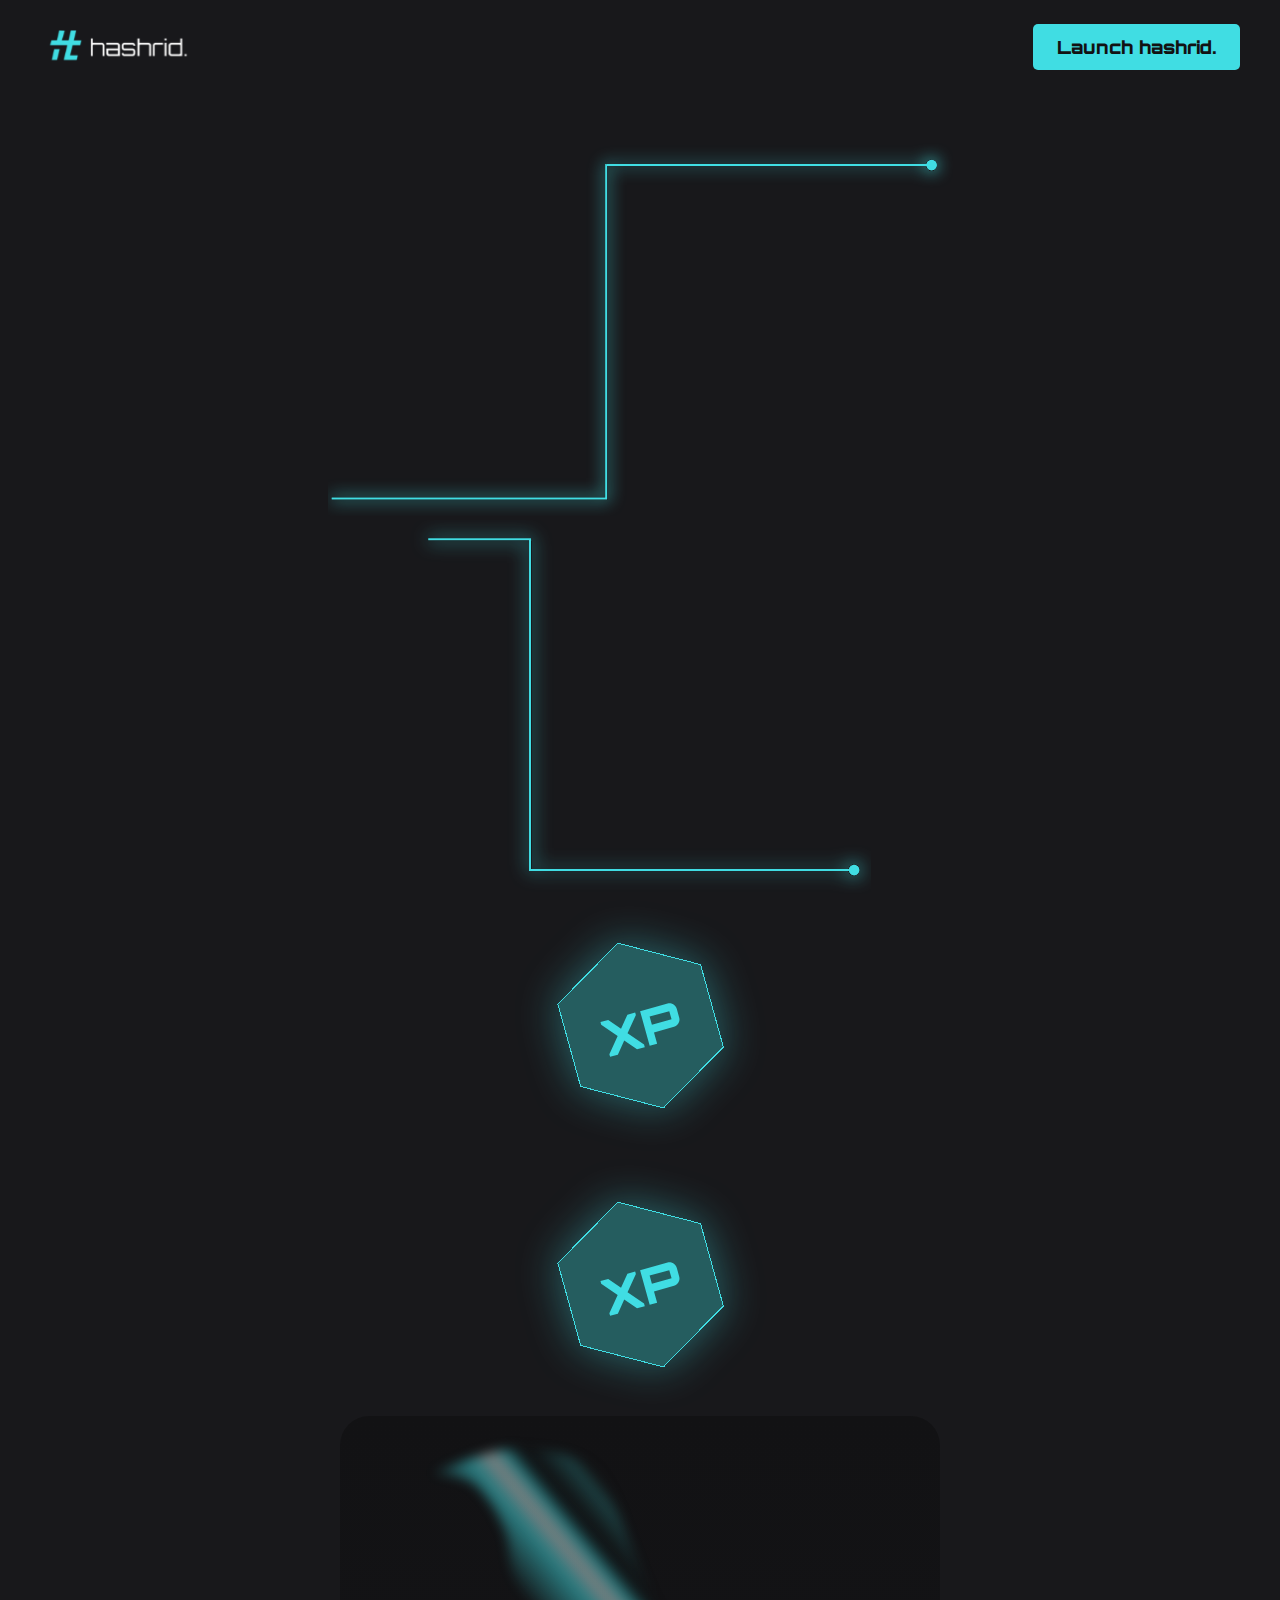
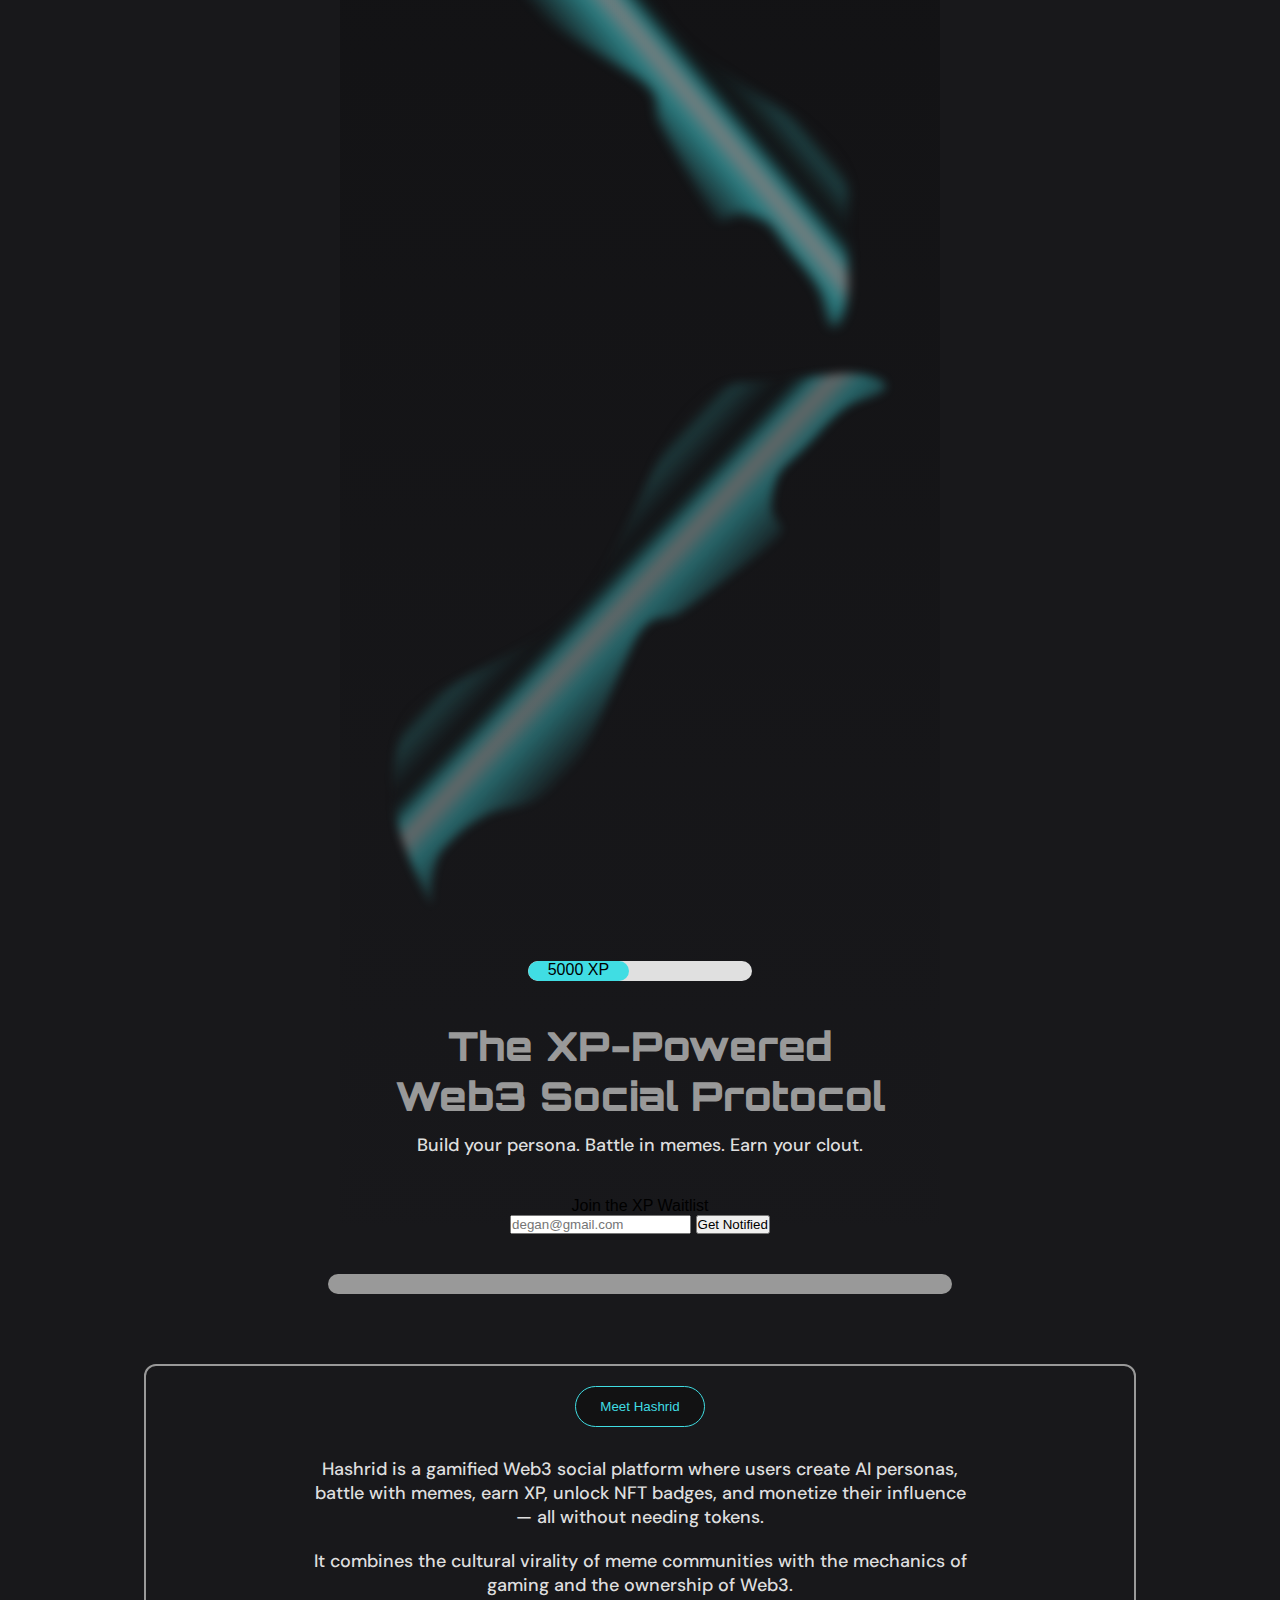
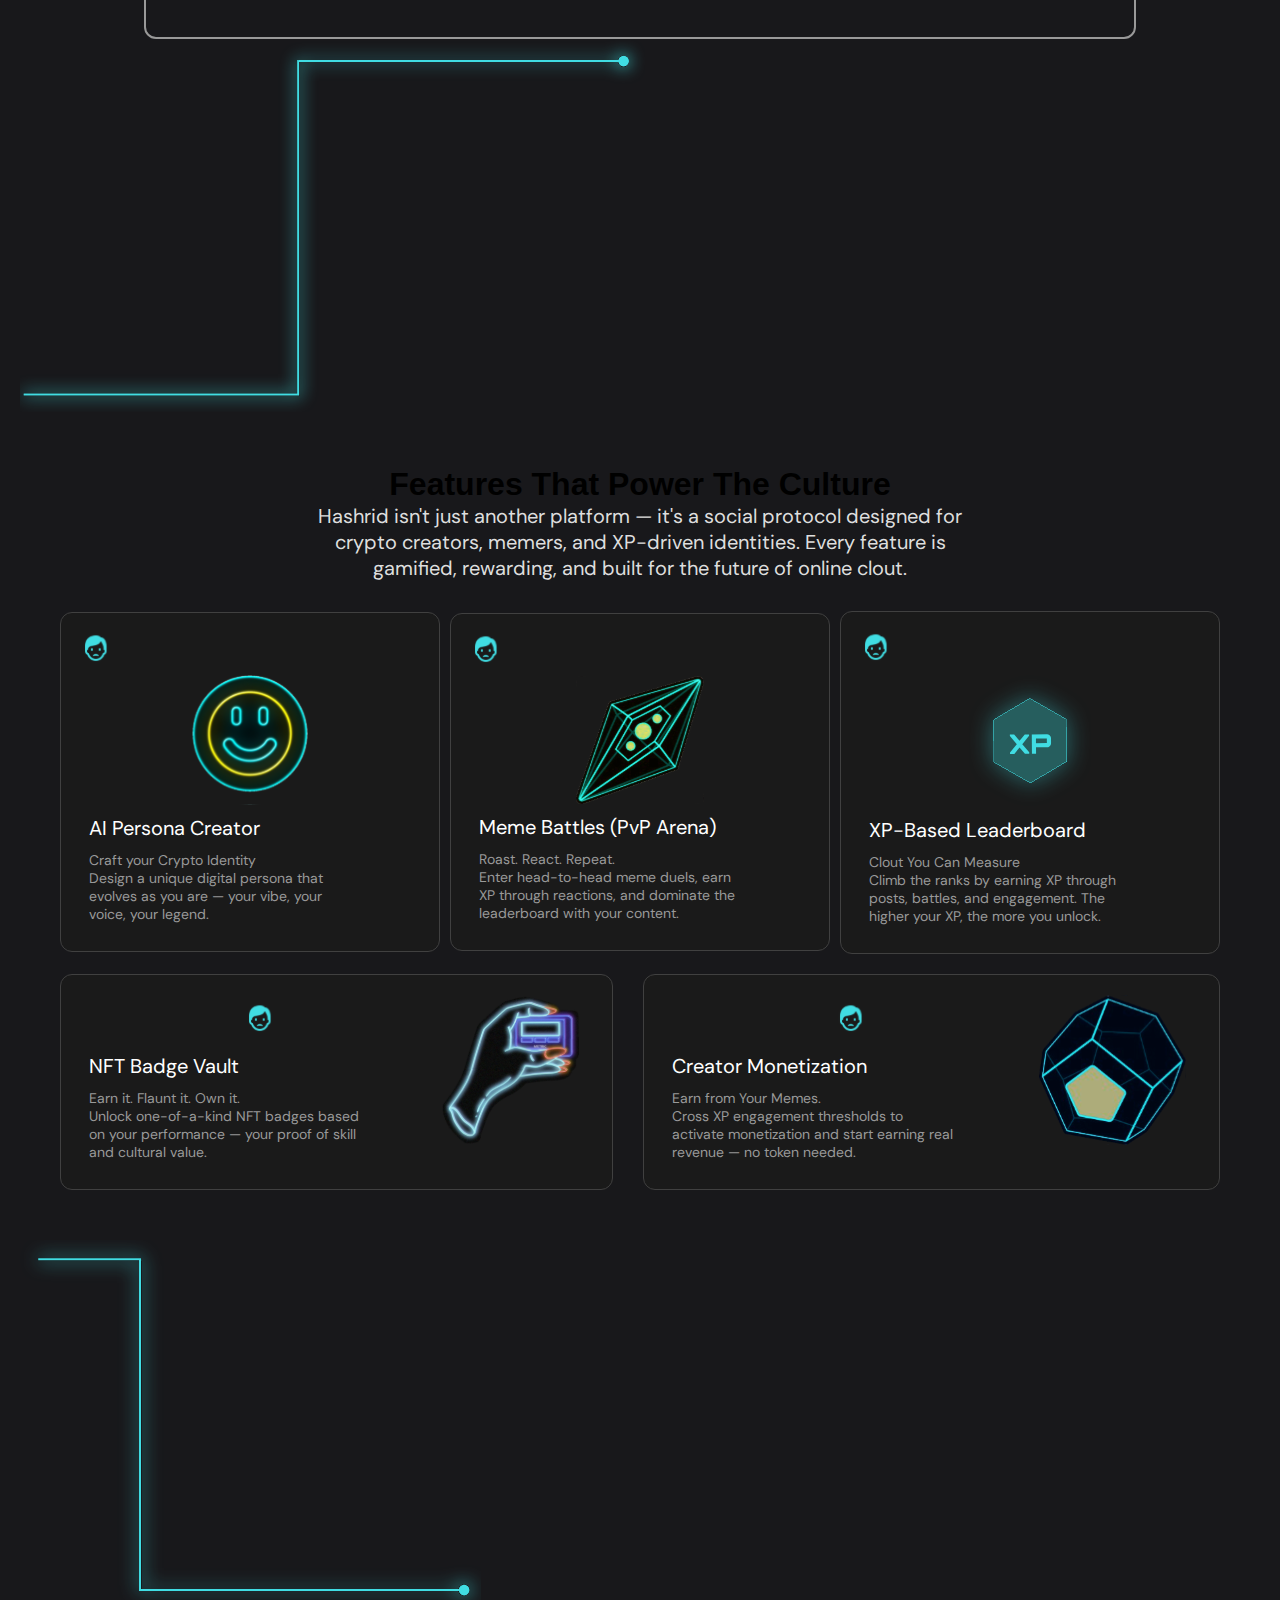
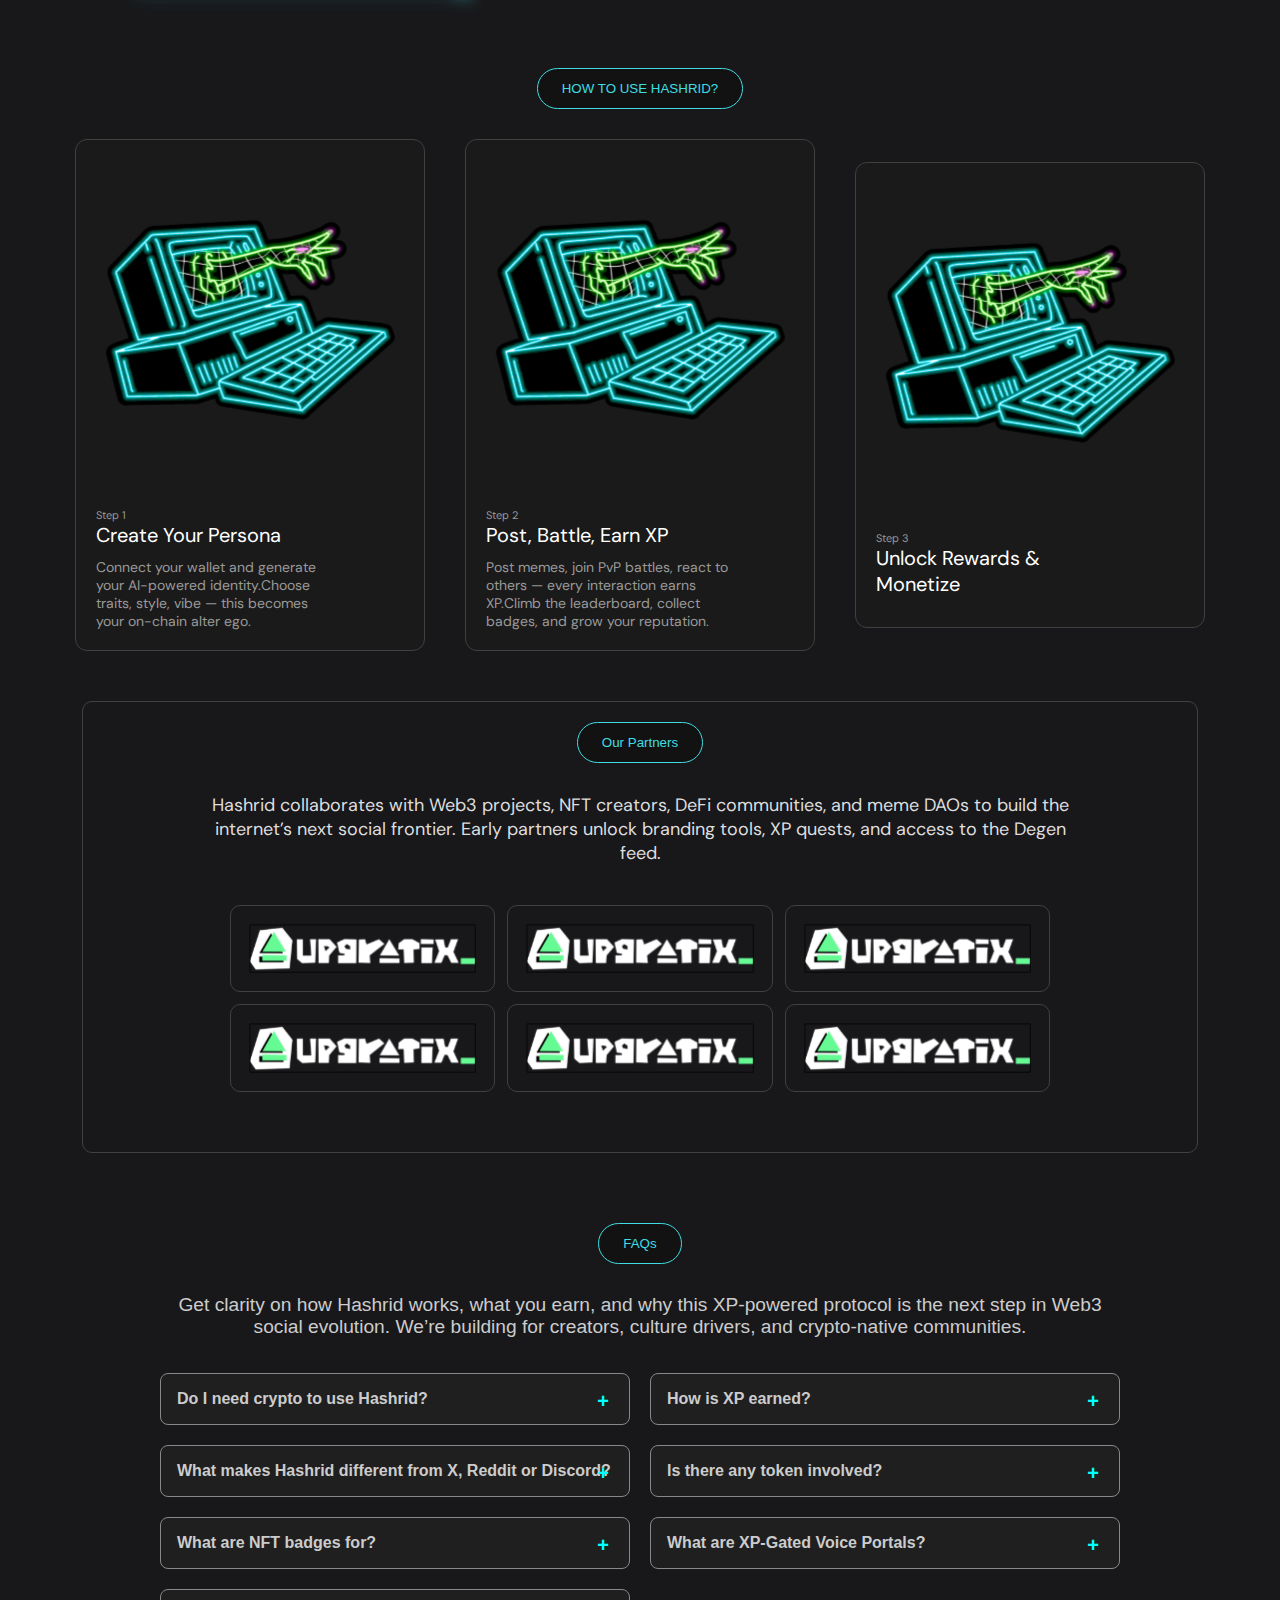
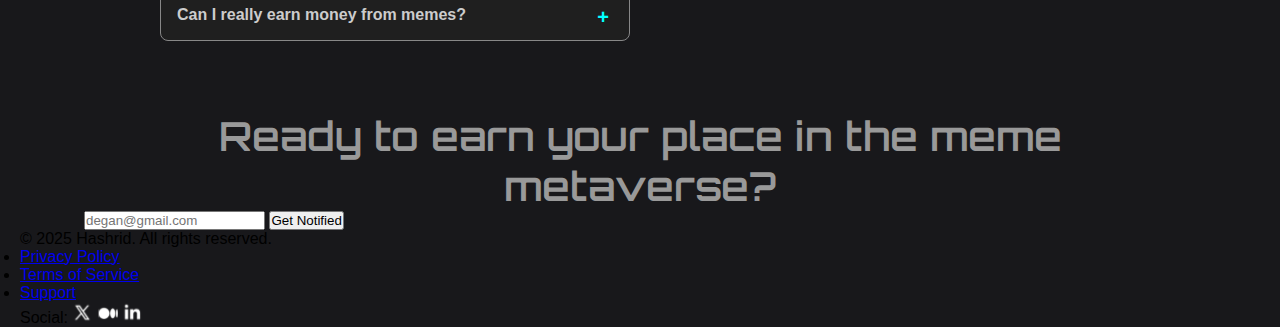
<file: index.html>
<!DOCTYPE html>
<html lang="en">
  <head>
    <meta charset="UTF-8" />
    <meta name="viewport" content="width=device-width, initial-scale=1.0" />
    <title>Sanmo Landing page</title>
    <link rel="stylesheet" href="./styles/style.css" />
    <link rel="preconnect" href="https://fonts.googleapis.com" />
    <link rel="preconnect" href="https://fonts.gstatic.com" crossorigin />
    <link
      href="https://fonts.googleapis.com/css2?family=Orbitron:wght@400..900&family=Plus+Jakarta+Sans:ital,wght@0,200..800;1,200..800&family=Work+Sans:ital,wght@0,100..900;1,100..900&display=swap"
      rel="stylesheet"
    />
    <link
      href="https://fonts.googleapis.com/css2?family=DM+Sans:ital,opsz,wght@0,9..40,100..1000;1,9..40,100..1000&family=Orbitron:wght@400..900&family=Plus+Jakarta+Sans:ital,wght@0,200..800;1,200..800&family=Work+Sans:ital,wght@0,100..900;1,100..900&display=swap"
      rel="stylesheet"
    />
    <link rel="stylesheet" href="./styles/accordian.css" />
  </head>
  <body>
    <main>
      <!-- NAVBAR AND HERO SECTION -->
      <header>
        <nav>
          <div class="logo-container">
            <img class="logo" src="./assets/logo.svg" alt="logo" />
          </div>
          <div class="logo-button">
            <button class="nav-btn primary-btn">Launch hashrid.</button>
          </div>
        </nav>
        <section class="hero">
          <div class="left-side-bar">
            <img
              class="left-side-bar-img"
              src="./assets/leftsideBar.svg"
              alt=""
            />
          </div>
          <div class="right-side-bar">
            <img
              class="right-side-bar-img"
              src="./assets/rightsideBar.svg"
              alt=""
            />
          </div>
          <div class="left-side-xp">
            <img class="left-side-xp-img" src="./assets/xp.svg" alt="" />
          </div>
          <div class="right-side-xp">
            <img class="right-side-xp-img" src="./assets/xp.svg" alt="" />
          </div>
          <div class="hero-container">
            <!-- <div class="top-bar">
              <img class="top-bar-img" src="./assets/topsideBar.svg" alt="" />
            </div> -->
            <div class="middle-left-bar">
              <img
                class="middle-left-bar-img"
                src="./assets/middleLeftBar.svg"
                alt=""
              />
            </div>
            <div class="middle-right-bar">
              <img
                class="middle-right-bar-img"
                src="./assets/middleRightBar.svg"
                alt=""
              />
            </div>
            <div class="progress-bar">
              <div class="progress-bar-inner">5000 XP</div>
            </div>
            <div class="hero-content">
              <h1 class="hero-title">
                <span>The XP-Powered</span> <br />Web3 Social Protocol
              </h1>
              <p class="hero-subtitle">
                Build your persona. Battle in memes. Earn your clout.
              </p>
            </div>
            <div class="form-div">
              <p>Join the XP Waitlist</p>
              <div class="waitlist-div">
                <input
                  type="text"
                  id="hero-input"
                  name="hero-input"
                  class="hero-input"
                  placeholder="degan@gmail.com"
                />
                <button id="waitlist-btn" class="hero-waitlist-btn">
                  Get Notified
                </button>
              </div>
            </div>
          </div>
          <div class="bar"></div>
        </section>
      </header>
      <!-- ABOUT SECTION -->

      <section class="about">
        <div class="about-component">
          <button id="about-btn" class="about-btn">Meet Hashrid</button>

          <p class="about-text">
            Hashrid is a gamified Web3 social platform where users create AI
            personas, battle with memes, earn XP, unlock NFT badges, and
            monetize their influence — all without needing tokens.
          </p>
          <p class="about-text-end">
            It combines the cultural virality of meme communities with the
            mechanics of gaming and the ownership of Web3.
          </p>
        </div>
      </section>
      <div class="meet-left-bar">
        <img class="meet-left-bar-img" src="./assets/leftsideBar.svg" alt="" />
      </div>
      <!-- FEATURES SECTION -->
      <section class="feature">
        <div class="feature-wrapper">
          <div class="feature-head">
            <h1 class="feature-title">Features That Power The Culture</h1>
            <p class="feature-text">
              Hashrid isn't just another platform — it's a social protocol
              designed for crypto creators, memers, and XP-driven identities.
              Every feature is gamified, rewarding, and built for the future of
              online clout.
            </p>
          </div>
          <div class="feature-cards">
            <div class="card-section-upper">
              <div class="card">
                <div class="icon">
                  <img
                    class="card-img"
                    src="./assets/face.svg"
                    alt="card-face-icon-at-top"
                  />
                </div>
                <div class="card-content">
                  <img
                    class="card-content-img"
                    src="./assets/card1.svg"
                    alt=""
                  />
                  <div class="card-text-content">
                    <h3>AI Persona Creator</h3>
                    <p>
                      Craft your Crypto Identity<br />Design a unique digital
                      persona that evolves as you are — your vibe, your voice,
                      your legend.
                    </p>
                  </div>
                </div>
              </div>
              <div class="card">
                <div class="icon">
                  <img
                    class="card-img"
                    src="./assets/face.svg"
                    alt="card-face-icon-at-top"
                  />
                </div>
                <div class="card-content">
                  <img
                    class="card-content-img"
                    src="./assets/card2.svg"
                    alt=""
                  />
                  <div class="card-text-content">
                    <h3>Meme Battles (PvP Arena)</h3>
                    <p>
                      Roast. React. Repeat.<br />Enter head-to-head meme duels,
                      earn XP through reactions, and dominate the leaderboard
                      with your content.
                    </p>
                  </div>
                </div>
              </div>
              <div class="card">
                <div class="icon">
                  <img
                    class="card-img"
                    src="./assets/face.svg"
                    alt="card-face-icon-at-top"
                  />
                </div>
                <div class="card-content">
                  <img
                    class="card-content-img"
                    src="./assets/card3.svg"
                    alt=""
                  />
                  <div class="card-text-content">
                    <h3>XP-Based Leaderboard</h3>
                    <p>
                      Clout You Can Measure<br />Climb the ranks by earning XP
                      through posts, battles, and engagement. The higher your
                      XP, the more you unlock.
                    </p>
                  </div>
                </div>
              </div>
            </div>
            <div class="card-section-lower">
              <div class="lower-card">
                <div class="lower-card-left">
                  <div class="card-content">
                    <div class="lower-card-left-icon">
                      <img
                        class="card-img"
                        src="./assets/face.svg"
                        alt="card-face-icon-at-top"
                      />
                    </div>
                    <div class="lower-card-text-content">
                      <h3>NFT Badge Vault</h3>
                      <p>
                        Earn it. Flaunt it. Own it.<br />Unlock one-of-a-kind
                        NFT badges based on your performance — your proof of
                        skill and cultural value.
                      </p>
                    </div>
                  </div>
                </div>
                <div class="lower-card-right">
                  <img src="./assets/lowerCard1.svg" alt="" />
                </div>
              </div>
              <div class="lower-card">
                <div class="lower-card-left">
                  <div class="card-content">
                    <div class="lower-card-left-icon">
                      <img
                        class="card-img"
                        src="./assets/face.svg"
                        alt="card-face-icon-at-top"
                      />
                    </div>
                    <div class="lower-card-text-content">
                      <h3>Creator Monetization</h3>
                      <p>
                        Earn from Your Memes.<br />Cross XP engagement
                        thresholds to activate monetization and start earning
                        real revenue — no token needed.
                      </p>
                    </div>
                  </div>
                </div>
                <div class="lower-card-right">
                  <img src="./assets/lowerCard2.svg" alt="" />
                </div>
              </div>
            </div>
          </div>
        </div>
      </section>
      <div class="meet-right-bar">
        <img src="./assets/rightsideBar.svg" alt="" />
      </div>
      <!-- HOW TO USE HASRHIP ? SECTOIN -->
      <section class="usage">
        <div class="usage-btn-div">
          <button class="feature-btn">HOW TO USE HASHRID?</button>
        </div>
        <div class="usage-cards">
          <div class="usage-card">
            <div class="img-div">
              <img class="usage-img" src="./assets/usage.svg" alt="" />
            </div>
            <div class="usage-card-text-content">
              <span>Step 1</span>
              <h2>Create Your Persona</h2>
              <p>
                Connect your wallet and generate your AI-powered identity.Choose
                traits, style, vibe — this becomes your on-chain alter ego.
              </p>
            </div>
          </div>
          <div class="usage-card">
            <div class="img-div">
              <img class="usage-img" src="./assets/usage.svg" alt="" />
            </div>
            <div class="usage-card-text-content">
              <span>Step 2</span>
              <h2>Post, Battle, Earn XP</h2>
              <p>
                Post memes, join PvP battles, react to others — every
                interaction earns XP.Climb the leaderboard, collect badges, and
                grow your reputation.
              </p>
            </div>
          </div>
          <div class="usage-card">
            <div class="img-div">
              <img class="usage-img" src="./assets/usage.svg" alt="" />
            </div>
            <div class="usage-card-text-content">
              <span>Step 3</span>
              <h2>Unlock Rewards & Monetize</h2>
            </div>
          </div>
        </div>
      </section>

      <!-- PARTNETRS SECTION -->
      <section class="partners">
        <div class="partners-component">
          <div class="usage-btn-div">
            <button class="feature-btn">Our Partners</button>
          </div>
          <div class="partners-text">
            <p>
              Hashrid collaborates with Web3 projects, NFT creators, DeFi
              communities, and meme DAOs to build the internet’s next social
              frontier. Early partners unlock branding tools, XP quests, and
              access to the Degen feed.
            </p>
          </div>
          <div class="partners-card-section">
            <div class="partner-card">
              <img
                class="partner-card-img"
                src="./assets/partnerImage.svg"
                alt="partner-logo-1"
              />
            </div>
            <div class="partner-card">
              <img
                class="partner-card-img"
                src="./assets/partnerImage.svg"
                alt="partner-logo-1"
              />
            </div>
            <div class="partner-card">
              <img
                class="partner-card-img"
                src="./assets/partnerImage.svg"
                alt="partner-logo-1"
              />
            </div>
            <div class="partner-card">
              <img
                class="partner-card-img"
                src="./assets/partnerImage.svg"
                alt="partner-logo-1"
              />
            </div>
            <div class="partner-card">
              <img
                class="partner-card-img"
                src="./assets/partnerImage.svg"
                alt="partner-logo-1"
              />
            </div>
            <div class="partner-card">
              <img
                class="partner-card-img"
                src="./assets/partnerImage.svg"
                alt="partner-logo-1"
              />
            </div>
          </div>
        </div>
      </section>
      <!-- FAQ SECTION -->
      <section class="faq-section">
        <div class="faq-text">
          <button class="feature-btn">FAQs</button>
          <p>
            Get clarity on how Hashrid works, what you earn, and why this
            XP-powered protocol is the next step in Web3 social evolution. We’re
            building for creators, culture drivers, and crypto-native
            communities.
          </p>
        </div>
        <div class="accordion-grid">
          <div class="accordion-item">
            <button class="accordion-header">
              Do I need crypto to use Hashrid?
            </button>
            <div class="accordion-body">
              No. You can join with just a wallet and start earning XP...
            </div>
          </div>
          <div class="accordion-item">
            <button class="accordion-header">How is XP earned?</button>
            <div class="accordion-body">
              XP is earned by participating in activities...
            </div>
          </div>
          <div class="accordion-item">
            <button class="accordion-header">
              What makes Hashrid different from X, Reddit or Discord?
            </button>
            <div class="accordion-body">
              Hashrid provides unique web3-based engagement tools...
            </div>
          </div>
          <div class="accordion-item">
            <button class="accordion-header">
              Is there any token involved?
            </button>
            <div class="accordion-body">
              No token is required to use the platform...
            </div>
          </div>
          <div class="accordion-item">
            <button class="accordion-header">What are NFT badges for?</button>
            <div class="accordion-body">
              NFT badges represent reputation and milestones...
            </div>
          </div>
          <div class="accordion-item">
            <button class="accordion-header">
              What are XP-Gated Voice Portals?
            </button>
            <div class="accordion-body">
              Voice portals unlock access based on XP levels...
            </div>
          </div>
          <div class="accordion-item">
            <button class="accordion-header">
              Can I really earn money from memes?
            </button>
            <div class="accordion-body">
              Yes! Popular posts can earn rewards based on engagement...
            </div>
          </div>
        </div>
      </section>

      <footer>
        <section class="footer-text">
          <div class="footer-content-wrapper">
            <h1>
              Ready to <span class="highlight">earn your place</span> in the
              <span class="highlight">meme metaverse</span>?
            </h1>
            <div class="footer-form">
              <input
                type="text"
                class="footer-input"
                placeholder="degan@gmail.com"
              />
              <button class="footer-waitlist-btn">Get Notified</button>
            </div>
          </div>
        </section>
        <section class="site-footer">
          <div class="footer-container">
            <div class="footer-left">© 2025 Hashrid. All rights reserved.</div>
            <div class="footer-right">
              <ul class="footer-links">
                <li><a href="#">Privacy Policy</a></li>
                <li><a href="#">Terms of Service</a></li>
                <li><a href="#">Support</a></li>
              </ul>
              <div class="footer-socials">
                <span>Social:</span>
                <a href="#"><img src="./assets/X.svg" alt="X" /></a>
                <a href="#"><img src="./assets/Medium.svg" alt="Website" /></a>
                <a href="#"
                  ><img src="./assets/LinkedIn.svg" alt="LinkedIn"
                /></a>
              </div>
            </div>
          </div>
        </section>
      </footer>
    </main>
    <script src="./scripts/index.js"></script>
  </body>
</html>
</file>
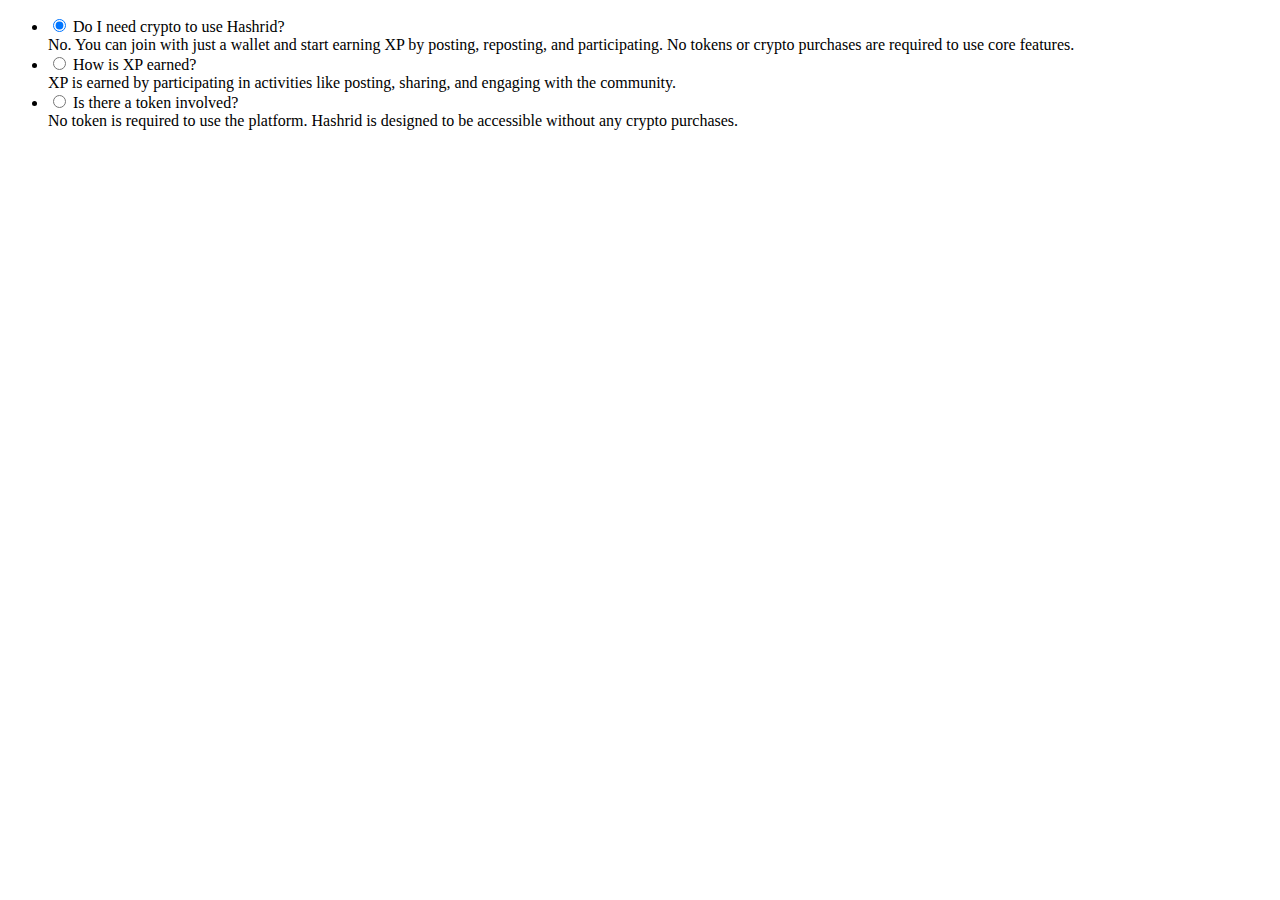
<file: accordion.html>
<!DOCTYPE html>
<html lang="en">
  <head>
    <meta charset="UTF-8" />
    <meta name="viewport" content="width=device-width, initial-scale=1.0" />
    <title>Document</title>
  </head>
  <body>
    <ul class="accordion">
      <li>
        <input type="radio" name="accordion" id="item1" checked />
        <label for="item1" class="accordion-label">
          Do I need crypto to use Hashrid?
        </label>
        <div class="accordion-content">
          No. You can join with just a wallet and start earning XP by posting,
          reposting, and participating. No tokens or crypto purchases are
          required to use core features.
        </div>
      </li>
      <li>
        <input type="radio" name="accordion" id="item2" />
        <label for="item2" class="accordion-label"> How is XP earned? </label>
        <div class="accordion-content">
          XP is earned by participating in activities like posting, sharing, and
          engaging with the community.
        </div>
      </li>
      <li>
        <input type="radio" name="accordion" id="item3" />
        <label for="item3" class="accordion-label">
          Is there a token involved?
        </label>
        <div class="accordion-content">
          No token is required to use the platform. Hashrid is designed to be
          accessible without any crypto purchases.
        </div>
      </li>
    </ul>
  </body>
</html>
</file>
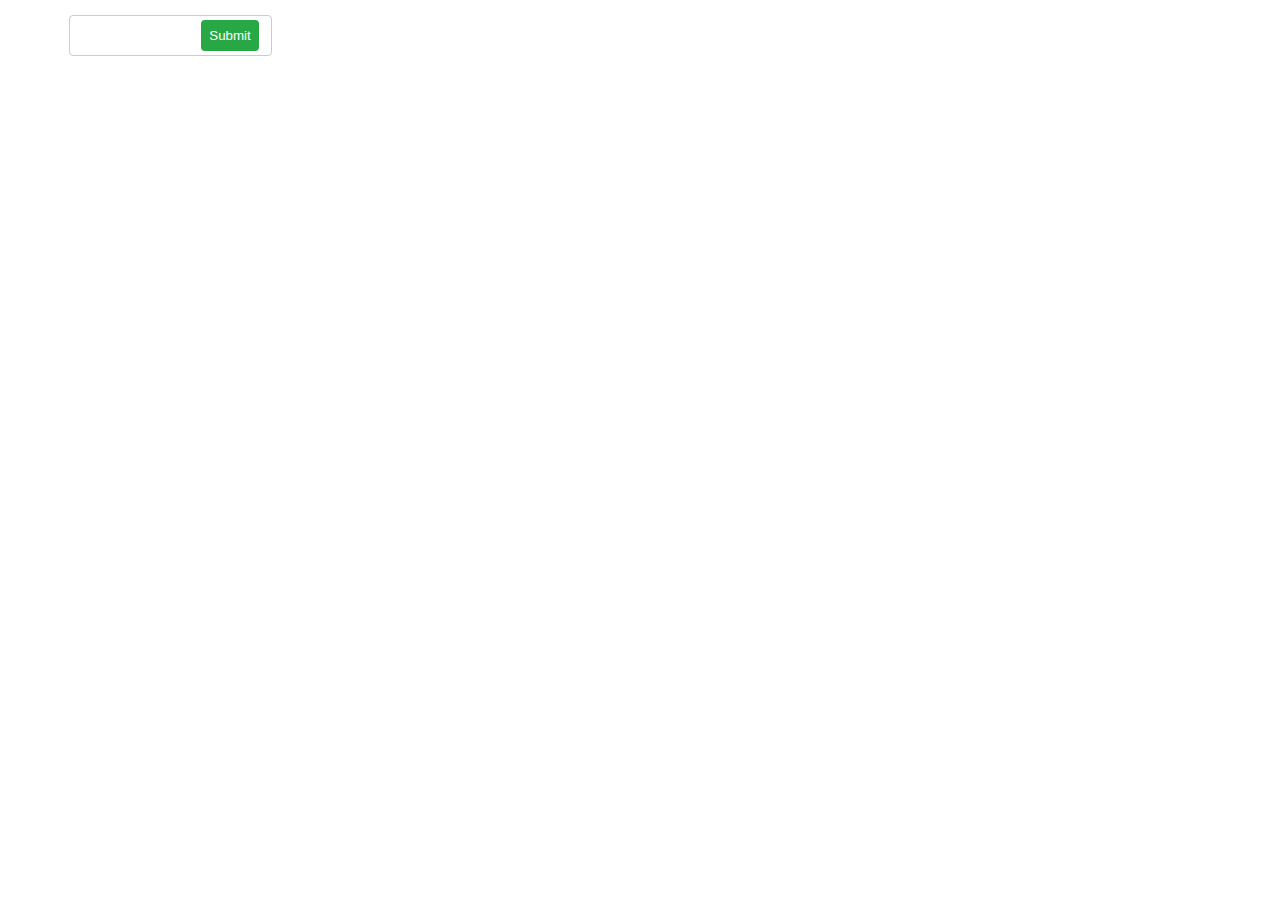
<file: input.html>
<!DOCTYPE html>
<html lang="en">
  <head>
    <meta charset="UTF-8" />
    <meta name="viewport" content="width=device-width, initial-scale=1.0" />
    <title>Document</title>
    <style>
      body {
        font-family: Arial, sans-serif;
        margin: 20px;
      }
      form {
        display: flex;
        align-items: center;
        justify-content: center;
        max-width: 300px;
      }
      input[type="text"] {
        padding: 12px;
        margin-bottom: 10px;
        border: 1px solid #ccc;
        border-radius: 4px;
        height: auto;
        position: absolute;
      }
      button {
        padding: 8px;
        background-color: #28a745;
        color: white;
        border: none;
        border-radius: 4px;
        cursor: pointer;
        position: relative;
        margin-left: 40%;
        margin-bottom: 10px;
      }
      button:hover {
        background-color: #218838;
      }
    </style>
  </head>
  <body>
    <form>
      <input type="text" id="inputField" name="inputField" required />
      <button type="submit">Submit</button>
    </form>
  </body>
</html>
</file>
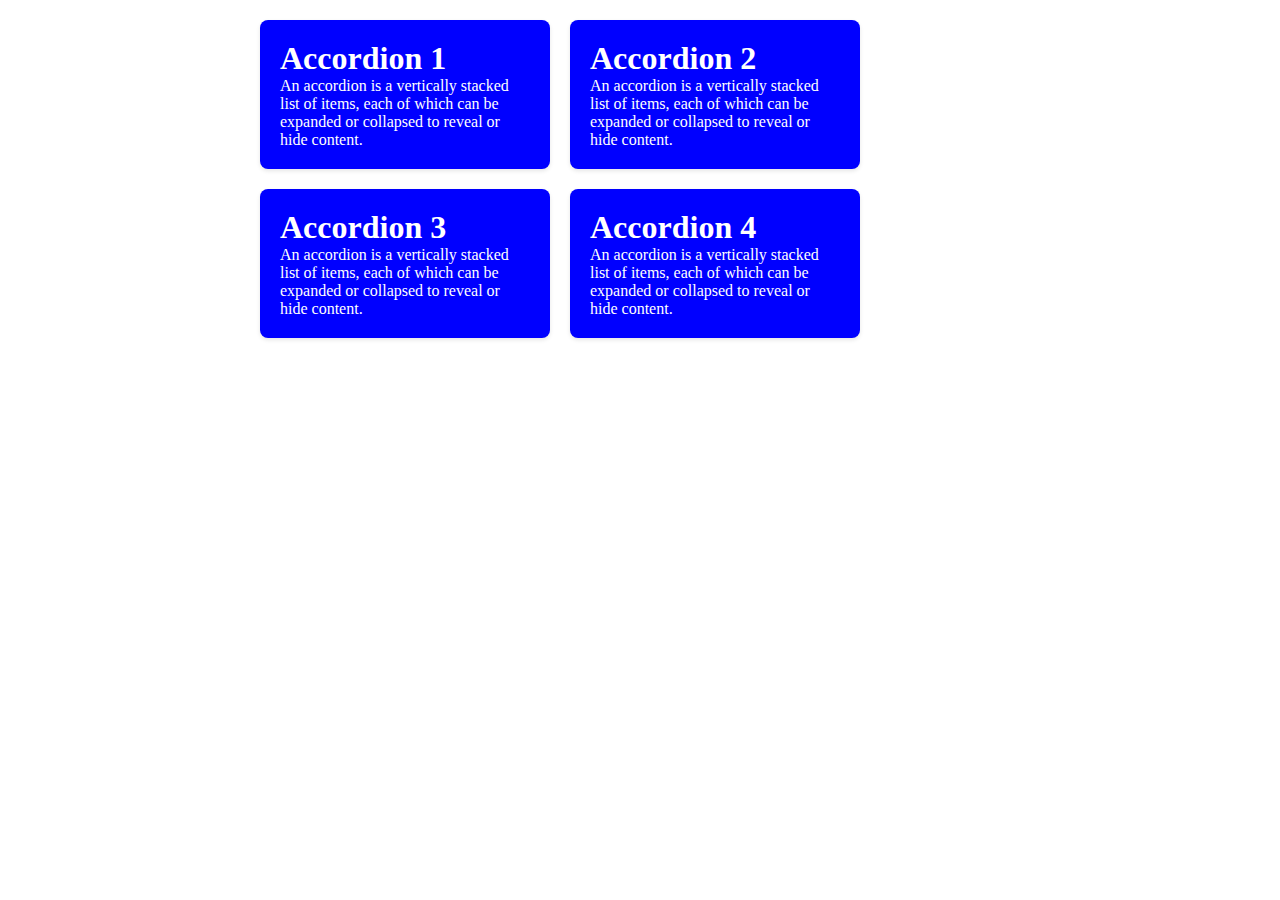
<file: newAccordion.html>
<!DOCTYPE html>
<html lang="en">
  <head>
    <meta charset="UTF-8" />
    <meta name="viewport" content="width=device-width, initial-scale=1.0" />
    <title>Document</title>
    <link rel="stylesheet" href="./styles/newAccordion.css" />
  </head>
  <body>
    <section class="faq">
      <div class="grid-container">
        <div class="card-1 grid-item">
          <h1>Accordion 1</h1>
          <p>
            An accordion is a vertically stacked list of items, each of which
            can be expanded or collapsed to reveal or hide content.
          </p>
        </div>
        <div class="card-2 grid-item">
          <h1>Accordion 2</h1>
          <p>
            An accordion is a vertically stacked list of items, each of which
            can be expanded or collapsed to reveal or hide content.
          </p>
        </div>
        <div class="card-3 grid-item">
          <h1>Accordion 3</h1>
          <p>
            An accordion is a vertically stacked list of items, each of which
            can be expanded or collapsed to reveal or hide content.
          </p>
        </div>
        <div class="card-4 grid-item">
          <h1>Accordion 4</h1>
          <p>
            An accordion is a vertically stacked list of items, each of which
            can be expanded or collapsed to reveal or hide content.
          </p>
        </div>
      </div>
    </section>
  </body>
</html>
</file>
<file: styles/style.css>
* {
  margin: 0;
  padding: 0;
  box-sizing: border-box;
}
:root {
  --primary-font: "Orbitron", sans-serif;
  --secondary-font: "Plus Jakarta Sans", sans-serif;
  --text-color: #e0e0e0;
  --accent-color: #00e0ff;
  --input-bg-color: rgba(255, 255, 255, 0.1);
  --button-text-color: #0a0a0a;
  --dark-bg: #18181b;
  --card-bg: #121214;
}

body {
  font-family: Arial, sans-serif;
  background: linear-gradient(180deg, #18181b 0%, rgba(24, 25, 27, 0) 100%);
  background-color: #18181b;
  min-height: 100vh;
  font-family: sans-serif;
}
main {
  padding: 0px 20px;
}

nav {
  display: flex;
  justify-content: space-between;
  align-items: center;
  padding: 20px;
}
@media (max-width: 768px) {
  nav {
    padding: 5px;
  }
}

.primary-btn {
  display: inline-block;
  padding: 12px 24px;
  background-color: #40dde3;
  color: #121213;
  text-align: center;
  text-decoration: none;
  font-size: 18px;
  font-weight: 900;
  font-family: "Orbitron", sans-serif;
  border: none;
  cursor: pointer;
  transition: background-color 0.3s ease;
  border-radius: 5px;
}

.primary-btn:hover {
  background-color: #36b8c0;
}

.primary-btn:active {
  background-color: #2a8f95;
}
@media (max-width: 600px) {
  .primary-btn {
    width: 100%;
  }
}

/* HERO SECTION */
.hero {
  display: flex;
  flex-direction: column;
  align-items: center;
  justify-content: center;
  text-align: center;
  padding: 50px 20px;
}

.progress-bar {
  width: 40%;
  height: 20px;
  background-color: #e0e0e0;
  border-radius: 5px;
  overflow: hidden;
  margin-top: 20px;
  border-radius: 100px;
}
.progress-bar-inner {
  height: 20px;
  width: 45%;
  background-color: #40dde3;
  border-radius: 100px;
  transition: width 0.5s ease-in-out;
}

.hero-container {
  max-width: 1050px;
  width: 50%;
  margin: 0 auto;
  padding: 20px;
  border-radius: 29px;
  background: linear-gradient(180deg, #121214 0%, rgba(18, 18, 20, 0) 100%);
  display: flex;
  flex-direction: column;
  align-items: center;
  justify-content: center;
  gap: 20px;
}
.hero-content {
  display: flex;
  flex-direction: column;
  align-items: center;
  justify-content: center;
  text-align: center;
  padding: 20px 20px;
}
.hero-content .hero-title {
  width: 100%;
  text-align: center;
  font-size: 40px;
  font-weight: 900;
  color: #999999;
  font-family: "Orbitron", sans-serif;
  margin-bottom: 12px;
}
.hero-content .hero-subtitle {
  font-size: 18px;
  color: #dedede;
  font-family: "DM Sans", sans-serif;
  font-weight: 500;
  width: 100%;
}

form {
  display: flex;
  flex-direction: row;
  align-items: center;
  justify-content: center;
}
form input {
  padding: 12px;
  border: none;
  border-radius: 5px;
  color: var(--text-color);
  font-size: 16px;
  font-family: "Plus Jakarta Sans", sans-serif;
  position: absolute;
}
form input #waitlist-btn {
  position: relative;
  z-index: 1;
  width: 100%;
  padding: 12px;
  border: none;
  border-radius: 5px;
  background-color: var(--accent-color);
  color: var(--button-text-color);
  font-size: 16px;
  font-family: "Plus Jakarta Sans", sans-serif;
  cursor: pointer;
}

.bar {
  width: 52%;
  height: 20px;
  border-radius: 26px;
  background-color: #999999;
  margin: 20px 0;
}

/* HERO SECTION'S REPONSIVE DESIGN */

@media (max-width: 768px) {
  .hero-container {
    width: 90%;
    padding: 15px;
  }

  .hero-content .hero-title {
    font-size: 28px;
  }

  .hero-content .hero-subtitle {
    font-size: 16px;
  }

  .progress-bar {
    width: 80%;
  }

  form {
    flex-direction: column;
    gap: 10px;
  }

  form input,
  #waitlist-btn {
    position: static;
    width: 100%;
  }
}

/* ABOUT SECTION */
.about {
  width: 100%;
}
.about-component {
  width: 80%;
  max-height: 300px;
  margin: 0 auto;
  padding: 20px;
  display: flex;
  flex-direction: column;
  align-items: center;
  justify-content: center;
  text-align: center;
  border-radius: 12px;
  border: 2px solid #999999;
}
.about-component p {
  font-size: 18px;
  color: #dedede;
  font-family: "DM Sans", sans-serif;
  font-weight: 500;
  width: 70%;
  margin-bottom: 20px;
}
.about-btn {
  padding-top: 5px;
  margin-bottom: 30px;
  border-radius: 25px;
  border: 1px solid;
  border-color: #40dde3;
  padding: 12px 24px;
  background-color: #121213;
  color: #40dde3;
}
/* ABOUT SECTION'S RESPONSIVE DESIGN */
@media (max-width: 768px) {
  .about-component {
    width: 95%;
    padding: 15px;
  }

  .about-component p {
    width: 100%;
    font-size: 16px;
  }
}

/* FEATURE SECTION */
.feature {
  width: 100%;
  padding: 50px 40px;
}
.feature-head {
  text-align: center;
  margin-bottom: 30px;
}
.feature-btn {
  padding-top: 5px;
  margin-bottom: 30px;
  border-radius: 25px;
  border: 1px solid;
  border-color: #40dde3;
  padding: 12px 24px;
  background-color: #121213;
  color: #40dde3;
}
.feature-text {
  width: 60%;
  margin: 0 auto;
  font-size: 20px;
  font-weight: 400;
  color: #dedede;
  font-family: "DM Sans", sans-serif;
  margin-bottom: 10px;
}

.card-section-upper {
  display: flex;
  justify-content: space-evenly;
  align-items: center;
  flex-wrap: wrap;
  gap: 10px;
}
.card {
  max-width: 380px;
  height: max-content;
  background-color: #1a1a1a;
  padding: 20px;
  border-radius: 12px;
  border: 1px solid #404040;
  transition: 0.3s ease;
  box-shadow: 0 0 0px rgba(0, 255, 255, 0.4);
}
.card-icon {
  width: 50px;
  height: 50px;
  margin-bottom: 10px;
}
.card-content {
  display: flex;
  flex-direction: column;
  align-items: center;
  justify-content: center;
  padding: 8px;
}
.card-content-img {
  width: 40%;
  height: auto;
  object-fit: cover;
  margin-bottom: 10px;
}

.card-content h3 {
  font-size: 20px;
  font-weight: 400;
  color: #ffffff;
  font-family: "DM Sans", sans-serif;
  margin-bottom: 10px;
}
.card-content p {
  font-size: 14px;
  color: #999999;
  font-family: "DM Sans", sans-serif;
  font-weight: 400;
  width: 80%;
}

.card:hover {
  border-color: cyan;
  box-shadow: 0 0 15px rgba(0, 255, 255, 0.6);
}
/* UPPER CARD SECTION */
@media (max-width: 768px) {
  .feature {
    padding: 30px 20px;
  }

  .feature-text {
    width: 90%;
    font-size: 16px;
  }

  .card-section-upper {
    flex-direction: column;
    gap: 20px;
  }

  .card {
    width: 90%;
    max-width: 100%;
  }

  .card-content p {
    width: 100%;
    text-align: center;
  }
}

/* LOWER CARD SECTION */
.card-section-lower {
  display: flex;
  justify-content: center;
  align-items: center;
  gap: 30px;
  margin-top: 20px;
}
.lower-card {
  max-width: 580px;
  height: max-content;
  background-color: #1a1a1a;
  padding: 20px;
  border-radius: 12px;
  border: 1px solid #404040;
  transition: 0.3s ease;
  box-shadow: 0 0 0px rgba(0, 255, 255, 0.4);
  display: flex;
}
.lower-card-text-content {
  padding-top: 20px;
  align-items: center;
  justify-content: center;
}
.lower-card-left {
  width: 70%;
  display: flex;
  flex-direction: column;
  align-items: center;
  justify-content: center;
}
.lower-card-left-icon {
  display: flex;
  align-items: center;
  justify-content: center;
  text-align: left;
}
.lower-card-right img {
  width: 100%;
  height: 150px;
  object-fit: cover;
  border-radius: 12px;
}
.lower-card:hover {
  border-color: cyan;
  box-shadow: 0 0 15px rgba(0, 255, 255, 0.6);
}
@media (max-width: 768px) {
  .card-section-lower {
    flex-direction: column;
    gap: 20px;
  }

  .lower-card {
    flex-direction: column;
    width: 90%;
  }

  .lower-card-left,
  .lower-card-text {
    width: 100%;
    padding: 10px;
  }

  .lower-card-right img {
    width: 40%;
  }
}

/* HOW TO USE HASRHIP SECTION */
.usage {
  width: 100%;
  padding: 50px 40px;
  text-align: center;
}
.usage-cards {
  display: flex;
  justify-content: center;
  align-items: center;
  flex-wrap: wrap;
  gap: 40px;
}
.usage-card {
  max-width: 350px;
  height: max-content;
  background-color: #1a1a1a;
  padding: 12px;
  border-radius: 12px;
  border: 1px solid #404040;
  transition: 0.3s ease;
  box-shadow: 0 0 0px rgba(0, 255, 255, 0.4);
}
.usage-card:hover {
  border-color: cyan;
  box-shadow: 0 0 15px rgba(0, 255, 255, 0.6);
}
.usage-card .img-div {
  width: 100%;
  padding: 16px;
  margin-bottom: 10px;
}
.usage-card img {
  width: 100%;
  height: 80%;
  object-fit: cover;
  margin-bottom: 10px;
}
.usage-card-text-content {
  display: flex;
  flex-direction: column;
  align-items: start;
  justify-content: center;
  text-align: left;
  padding: 8px;
  width: 80%;
}
.usage-card-text-content span {
  color: #999999;
  font-family: "DM Sans", sans-serif;
  font-weight: 400;
  font-size: 11px;
}
.usage-card-text-content h2 {
  font-size: 20px;
  font-weight: 400;
  color: #ffffff;
  font-family: "DM Sans", sans-serif;
  margin-bottom: 10px;
}
.usage-card-text-content p {
  font-size: 14px;
  color: #999999;
  font-family: "DM Sans", sans-serif;
  font-weight: 400;
}

@media (max-width: 768px) {
  .usage {
    padding: 30px 20px;
  }

  .usage-cards {
    flex-direction: column;
    align-items: center;
    gap: 20px;
  }

  .usage-card {
    width: 90%;
    max-width: 100%;
  }

  .usage-card-text-content {
    width: 100%;
    text-align: center;
  }
}

/* PARTNERS SECTION */
.partners {
  width: 100%;
  text-align: center;
}
.partners-component {
  width: 90%;
  margin: 0 auto;
  padding: 20px;
  display: flex;
  flex-direction: column;
  align-items: center;
  justify-content: center;
  text-align: center;
  border-radius: 10px;
  border: 1px solid #404040;
}
.partners-text p {
  color: #dedede;
  font-family: "DM Sans", sans-serif;
  font-weight: 400;
  font-size: 18px;
  width: 80%;
  margin: 0 auto;
}

.partners-card-section {
  display: grid;
  grid-template-columns: repeat(1, 1fr);
  gap: 12px;
  justify-items: center;
  padding: 2.5rem;
  width: 100%;
  max-width: 900px;
  margin: 0 auto;
}
.partner-card {
  display: flex;
  justify-content: center;
  align-items: center;
  border: 1px solid #404040;
  border-radius: 10px;
  width: 100%;
  max-width: 270px;
  padding: 18px;
}
.partner-card:hover {
  border-color: cyan;
  box-shadow: 0 0 15px rgba(0, 255, 255, 0.6);
}
.partner-card img {
  width: 100%;
  height: 100%;
  object-fit: cover;
}
@media (min-width: 768px) {
  .partners-card-section {
    grid-template-columns: repeat(3, 1fr);
  }
}

/* FAQ SECTION */

.faq-section {
  max-width: 1000px;
  margin: 50px auto;
  padding: 20px;
  color: #fff;
  font-family: sans-serif;
}
.faq-text {
  text-align: center;
  font-size: 1.2rem;
  color: #ccc;
  margin-bottom: 35px;
}
.faq-title {
  text-align: center;
  font-size: 2rem;
  margin-bottom: 30px;
  color: #fff;
}

.accordion-grid {
  display: grid;
  grid-template-columns: repeat(auto-fit, minmax(450px, 1fr));
  gap: 20px;
}

.accordion-item {
  background: #1f1f1f;
  border: 1px solid #888;
  border-radius: 8px;
  overflow: hidden;
  transition: all 0.3s ease;
  display: flex;
  flex-direction: column;
}

.accordion-header {
  background: transparent;
  color: #ccc;
  font-weight: bold;
  padding: 16px;
  text-align: left;
  font-size: 1rem;
  border: none;
  cursor: pointer;
  position: relative;
}

.accordion-header::after {
  content: "+";
  position: absolute;
  right: 20px;
  font-size: 20px;
  color: #00ffff;
  transition: transform 0.3s;
}

.accordion-header.active::after {
  content: "x";
}

.accordion-body {
  max-height: 0;
  overflow: hidden;
  padding: 0 16px;
  font-size: 0.95rem;
  color: #aaa;
  transition: max-height 0.4s ease, padding 0.4s ease;
}

.accordion-body.open {
  padding: 16px;
}
@media (max-width: 768px) {
  .accordion-grid {
    grid-template-columns: 1fr;
  }

  .accordion-header {
    font-size: 1.2rem;
  }

  .accordion-body {
    font-size: 1rem;
  }
}

/* FOOTER TEXT */
.footer-text {
  display: flex;
  justify-content: center;
  align-items: end;
  margin: 0 4rem;
}
.left-div-footer-text {
  width: 80%;
  display: flex;
  justify-content: center;
  align-items: center;
  padding: 8px;
}
.footer-text h1 {
  text-align: center;
  color: #999999;
  font-family: "Orbitron", sans-serif;
  font-weight: 600;
  font-size: 40px;
}
.waitlist-form {
  display: flex;
  justify-content: end;
  align-items: center;
  width: 75%;
  max-width: 450px;
  height: auto;
  padding: 20px;
}
.waitlist-form input[type="text"] {
  padding: 20px;
  margin-bottom: 10px;
  border: 1px solid #404040;
  border: none;
  border-radius: 10px;
  height: auto;
  position: absolute;
  width: 32%;
  text-align: start;
  background: #12121373;
}
.waitlist-btn {
  padding: 12px 28px;
  border: none;
  border-radius: 5px;
  background-color: #40dde3;
  color: black;
  cursor: pointer;
  position: relative;
  margin-bottom: 12px;
  font-family: "Orbitron", sans-serif;
  font-weight: 500;
  font-size: 16px;
}

.waitlist-btn:hover {
  background-color: #36b8c0;
}
@media (max-width: 768px) {
  .footer-text {
    flex-direction: column;
    align-items: center;
    margin: 0;
  }
  .footer-text h1 {
    font-size: 24px;
    text-align: center;
    margin-bottom: 20px;
    width: 100%;
  }

  .left-div-footer-text {
    width: 100%;
    justify-content: center;
  }

  .waitlist-form {
    flex-direction: column;
    align-items: center;
    width: 100%;
  }

  .waitlist-form input[type="text"] {
    width: 80%;
    margin-bottom: 10px;
  }

  .waitlist-btn {
    width: 40%;
    padding: 12px 0;
    margin-bottom: 5%;
    margin-left: 50%;
  }
}
</file>
<file: styles/accordian.css>
.accordion {
  margin: 60px auto;
  width: 80%;
  display: grid;
  grid-template-columns: 2fr 1fr;
  grid-gap: 20px;
}

.accordion li {
  list-style: none;
  width: 100%;
  margin: 20px;
  padding: 10px;
  border-radius: 8px;
  background-color: #f0f0f0;
  box-shadow: 0 2px 4px rgba(0, 0, 0, 0.1);
}

.accordion li label {
  display: flex;
  align-items: center;
  padding: 10px;
  cursor: pointer;
  font-weight: bold;
  color: #333;
}
label::before {
  content: "+";
  margin-right: 10px;
  font-size: 20px;
  font-weight: bold;
}
input[type="radio"] {
  display: none;
}
.accordion-content {
  color: #555;
  padding: 0 10px;
  line-height: 26px;
  max-height: 0;
  overflow: hidden;
  transition: max-height 0.5s ease, padding 0.5s ease;
}

.accordion input[type="radio"]:checked + label + .accordion-content {
  max-height: 400px;
  padding: 10px 10px 20px;
}
.accordion input[type="radio"]:checked + label::before {
  content: "x";
}
</file>
<file: styles/newAccordion.css>
* {
  box-sizing: border-box;
  margin: 0;
}
.faq {
  max-width: 800px;
  margin: 0 auto;
  padding: 20px;
}

.grid-container {
  display: grid;
  grid-template-columns: repeat(2, 290px);
  gap: 20px;
}
.grid-item {
  padding: 20px;
  border-radius: 8px;
  box-shadow: 0 2px 4px rgba(0, 0, 0, 0.1);
  height: auto;
  background-color: blue;
  color: white;
}
</file>
